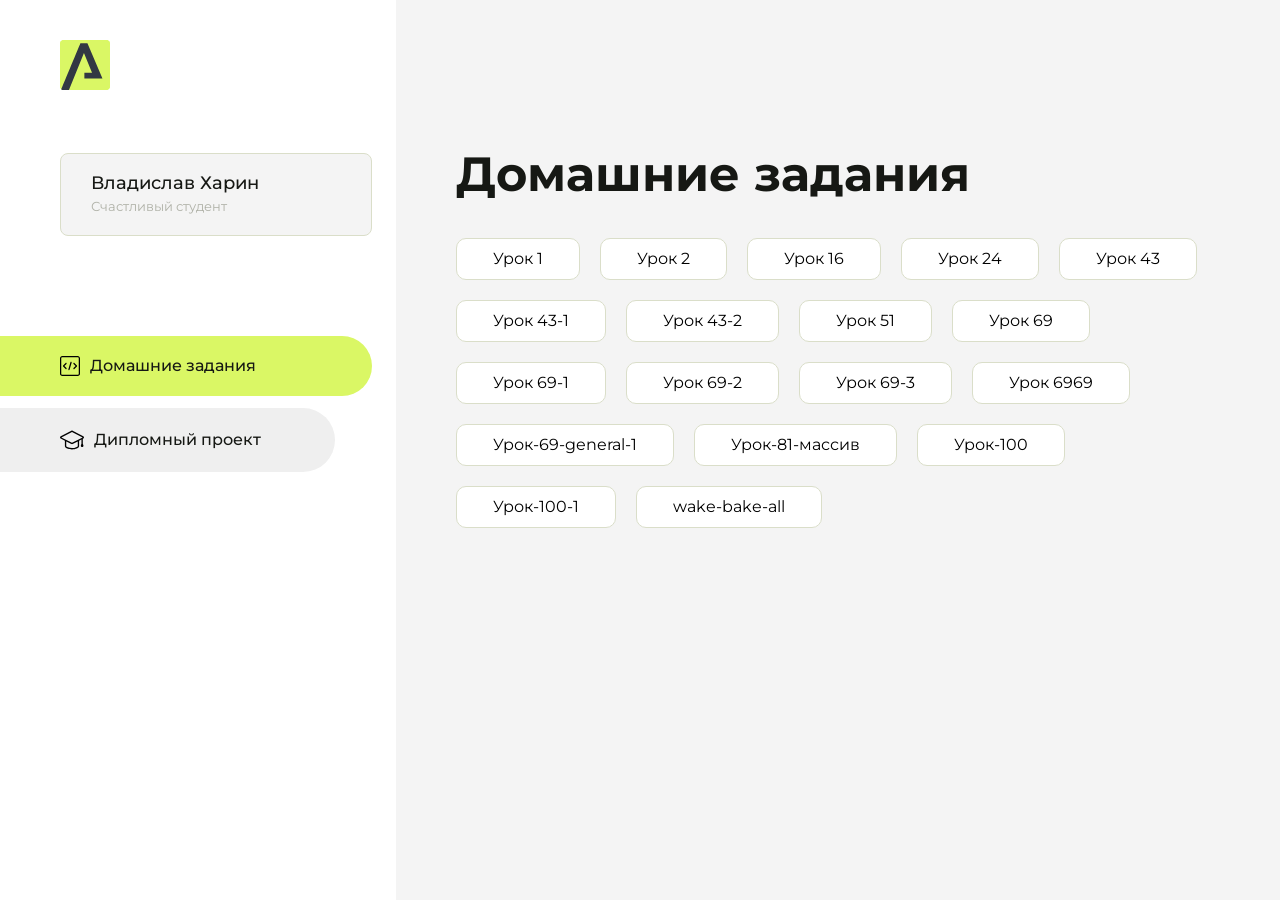
<file: index.html>
<!DOCTYPE html>
<html lang="en">
<head>
    <meta charset="UTF-8">
    <meta name="viewport" content="width=device-width, initial-scale=1.0">
    <title>Домашняя работа</title>
    <link rel="shortcut icon" href="src/logo.ico" type="image/x-icon">
    <link rel="preconnect" href="https://fonts.googleapis.com">
    <link rel="preconnect" href="https://fonts.gstatic.com" crossorigin>
    <link href="https://fonts.googleapis.com/css2?family=Montserrat:wght@400;500;700&family=Rubik:wght@500&display=swap"
          rel="stylesheet">
    <link rel="stylesheet" href="src/style.css">
</head>
<body id="body">
<div class="overlay" id="overlay"></div>
<div class="layout">
    <div class="burger" id="burger">
        <svg viewBox="0 0 24 24" fill="none" xmlns="http://www.w3.org/2000/svg">
            <g id="SVGRepo_bgCarrier" stroke-width="0"></g>
            <g id="SVGRepo_tracerCarrier" stroke-linecap="round" stroke-linejoin="round"></g>
            <g id="SVGRepo_iconCarrier">
                <path d="M4 18L20 18" stroke="#DAF765" stroke-width="2" stroke-linecap="round"></path>
                <path d="M4 12L20 12" stroke="#DAF765" stroke-width="2" stroke-linecap="round"></path>
                <path d="M4 6L20 6" stroke="#DAF765" stroke-width="2" stroke-linecap="round"></path>
            </g>
        </svg>
    </div>
    <aside class="sidebar" id="sidebar">
        <div class="sidebar__inner">
            <div class="logo">
                <svg width="50" height="50" viewBox="0 0 50 50" fill="none" xmlns="http://www.w3.org/2000/svg">
                    <g clip-path="url(#clip0_513_74730)">
                        <path d="M46.17 -0.257004H3.83C1.57281 -0.257004 -0.257 1.57281 -0.257 3.83V46.17C-0.257 48.4272 1.57281 50.257 3.83 50.257H46.17C48.4272 50.257 50.257 48.4272 50.257 46.17V3.83C50.257 1.57281 48.4272 -0.257004 46.17 -0.257004Z"
                              fill="#DAF765"/>
                        <path d="M24.375 38.4H42.461L27.441 3.1585H20.4355C20.4355 3.1585 6.7895 35.881 1.1945 49.294C2.015 50.0275 3.0945 50.257 3.6945 50.257H8.8445L23.954 13.07L32.0465 32.8285H24.375V38.4Z"
                              fill="#323843"/>
                    </g>
                    <defs>
                        <clipPath id="clip0_513_74730">
                            <rect width="50" height="50" fill="white"/>
                        </clipPath>
                    </defs>
                </svg>
            </div>
            <div class="sidebar__user">
                <div class="sidebar__name">Владислав Харин</div>
                <div class="sidebar__text">Счастливый студент</div>
            </div>
            <div class="sidebar__tabs">
                <div class="sidebar__item">
                    <button class="sidebar__button active" id="tasks">
                        <svg xmlns="http://www.w3.org/2000/svg" width="20" height="20" viewBox="0 0 20 20" fill="none">
                            <g clip-path="url(#clip0_704_74543)">
                                <path d="M17.7083 20H2.29167C1.0275 20 0 18.9725 0 17.7083V2.29167C0 1.0275 1.0275 0 2.29167 0H17.7083C18.9725 0 20 1.0275 20 2.29167V17.7083C20 18.9725 18.9725 20 17.7083 20ZM2.29167 1.25C1.7175 1.25 1.25 1.7175 1.25 2.29167V17.7083C1.25 18.2825 1.7175 18.75 2.29167 18.75H17.7083C18.2825 18.75 18.75 18.2825 18.75 17.7083V2.29167C18.75 1.7175 18.2825 1.25 17.7083 1.25H2.29167Z"
                                      fill="black"/>
                                <path d="M6.04167 13.125C5.88167 13.125 5.72167 13.0642 5.6 12.9417L3.1 10.4417C2.85583 10.1975 2.85583 9.80167 3.1 9.5575L5.6 7.0575C5.84417 6.81333 6.24 6.81333 6.48417 7.0575C6.72833 7.30167 6.72833 7.6975 6.48417 7.94167L4.42583 10L6.48417 12.0583C6.72833 12.3025 6.72833 12.6983 6.48417 12.9425C6.36167 13.0642 6.20167 13.125 6.04167 13.125Z"
                                      fill="black"/>
                                <path d="M8.95833 14.1667C8.9 14.1667 8.84 14.1583 8.78167 14.1417C8.45083 14.0442 8.26083 13.6967 8.35833 13.3658L10.4417 6.28251C10.5392 5.95084 10.8892 5.76417 11.2175 5.85917C11.5483 5.95667 11.7383 6.30417 11.6408 6.63501L9.5575 13.7183C9.47833 13.9908 9.22833 14.1667 8.95833 14.1667Z"
                                      fill="black"/>
                                <path d="M13.9583 13.125C13.7983 13.125 13.6383 13.0642 13.5167 12.9417C13.2725 12.6975 13.2725 12.3017 13.5167 12.0575L15.575 9.99916L13.5167 7.94083C13.2725 7.69666 13.2725 7.30083 13.5167 7.05666C13.7608 6.81249 14.1567 6.81249 14.4008 7.05666L16.9008 9.55666C17.145 9.80083 17.145 10.1967 16.9008 10.4408L14.4008 12.9408C14.2783 13.0642 14.1183 13.125 13.9583 13.125Z"
                                      fill="black"/>
                            </g>
                            <defs>
                                <clipPath id="clip0_704_74543">
                                    <rect width="20" height="20" fill="white"/>
                                </clipPath>
                            </defs>
                        </svg>
                        <span>Домашние задания</span></button>
                </div>
                <div class="sidebar__item">
                    <button class="sidebar__button" id="diplom">
                        <svg xmlns="http://www.w3.org/2000/svg" width="24" height="24" viewBox="0 0 24 24" fill="none">
                            <g clip-path="url(#clip0_704_74553)">
                                <path d="M23.2628 10.5971C23.7176 10.365 24 9.90375 24 9.39337C24 8.883 23.7176 8.42175 23.2628 8.18962L12.6135 2.75362C12.2291 2.55824 11.7705 2.55787 11.3854 2.75399L0.736875 8.19C0.282375 8.42175 0 8.883 0 9.39337C0 9.90375 0.282375 10.365 0.736875 10.5971L4.89038 12.7177V18.2074C4.89038 19.8154 8.412 21.393 12 21.393C15.5884 21.393 19.1096 19.815 19.1096 18.2074V12.7174L21.4609 11.517V15.8017L20.901 17.2305C20.7409 17.6389 20.7934 18.0994 21.0405 18.4616C21.2876 18.8246 21.6979 19.041 22.1366 19.041C22.5754 19.041 22.9852 18.8246 23.2324 18.462C23.4795 18.099 23.532 17.6385 23.3719 17.2301L22.8124 15.8021V10.827L23.2628 10.5971ZM17.7623 18.1721C17.6198 18.6375 15.3491 20.0419 12 20.0419C8.65088 20.0419 6.38025 18.6375 6.2415 18.2074V12.3037L6.23887 12.3019C6.23812 12.057 6.1065 11.8207 5.87325 11.7019L1.3515 9.39337L12 3.95737L22.6489 9.39337L12 14.8294L5.87325 11.7019C5.54063 11.5331 4.6695 11.6674 4.5 12C4.33012 12.3322 4.55813 12.5479 4.89038 12.7177L11.3857 16.0331C11.5781 16.1314 11.7889 16.1805 12 16.1805C12.2107 16.1805 12.4222 16.1314 12.6146 16.0331L17.7593 13.407L17.7623 18.1721Z"
                                      fill="black"/>
                            </g>
                            <defs>
                                <clipPath id="clip0_704_74553">
                                    <rect width="24" height="24" fill="white"/>
                                </clipPath>
                            </defs>
                        </svg>
                        <span>Дипломный проект</span></button>
                </div>
            </div>
        </div>

    </aside>
    <div class="content">
        <div class="container">
            <div class="content__block" id="tasksBlock">
                <div class="content__title">Домашние задания</div>
                <ul class="content__list">
                    <li class="content__list-item">
                        <a href="lesson1/index.html">Урок 1</a>
                    </li>
                    <li class="content__list-item">
                        <a href="lesson2/index.html">Урок 2</a>
                    </li>
                    <li class="content__list-item">
                        <a href="lesson16/index.html">Урок 16</a>
                    </li>
                    <li class="content__list-item">
                        <a href="lesson24/index.html">Урок 24</a>
                    </li>
                    <li class="content__list-item">
                        <a href="lesson43/index.html">Урок 43</a>
                    </li>
                    <li class="content__list-item">
                        <a href="lesson43-1/index.html">Урок 43-1</a>
                    </li>
                    <li class="content__list-item">
                        <a href="lesson43-2/index.html">Урок 43-2</a>
                    </li>
                    <li class="content__list-item">
                        <a href="lesson51/index.html">Урок 51</a>
                    </li>
                     <li class="content__list-item">
                        <a href="lesson-69/index.html">Урок 69</a>
                    </li>
                     <li class="content__list-item">
                        <a href="lesson-69-1/index.html">Урок 69-1</a>
                    </li>
                     <li class="content__list-item">
                        <a href="lesson-69-2/index.html">Урок 69-2</a>
                    </li>
                     <li class="content__list-item">
                        <a href="lesson69/index.html">Урок 69-3</a>
                    </li>
                     <li class="content__list-item">
                        <a href="lesson-69-general/index.html">Урок 6969</a>
                    </li>
                     <li class="content__list-item">
                        <a href="lesson-69-general-1/index.html">Урок-69-general-1</a>
                    </li>
                    <li class="content__list-item">
                        <a href="lesson-81-array/index.html">Урок-81-массив</a>
                    </li>
                    <li class="content__list-item">
                        <a href="wake-bake-100/index.html">Урок-100</a>
                    </li>
                    <li class="content__list-item">
                        <a href="w-b-100/index.html">Урок-100-1</a>
                    </li>
                    <li class="content__list-item">
                        <a href="wake-bake-all">wake-bake-all</a>
                    </li>
                </ul>
            </div>
            <div class="content__block hidden" id="diplomBlock">
                <div class="content__title">Дипломный проект</div>
                <div class="content__list-diplom">
                    <a href="ПАПКА-С-НОМЕРОМ-УРОКА">Ссылка на ДЗ</a>
                </div>
                <div class="content__decor">
                    <div class="content__decor-text">Давай проверим, чему ты научился!</div>
                    <div class="content__decor-img">
                        <img src="src/decor.png" alt="decor">
                    </div>
                </div>
            </div>
        </div>
    </div>
</div>
<script src="src/index.js"></script>
</body>
</html>
</file>
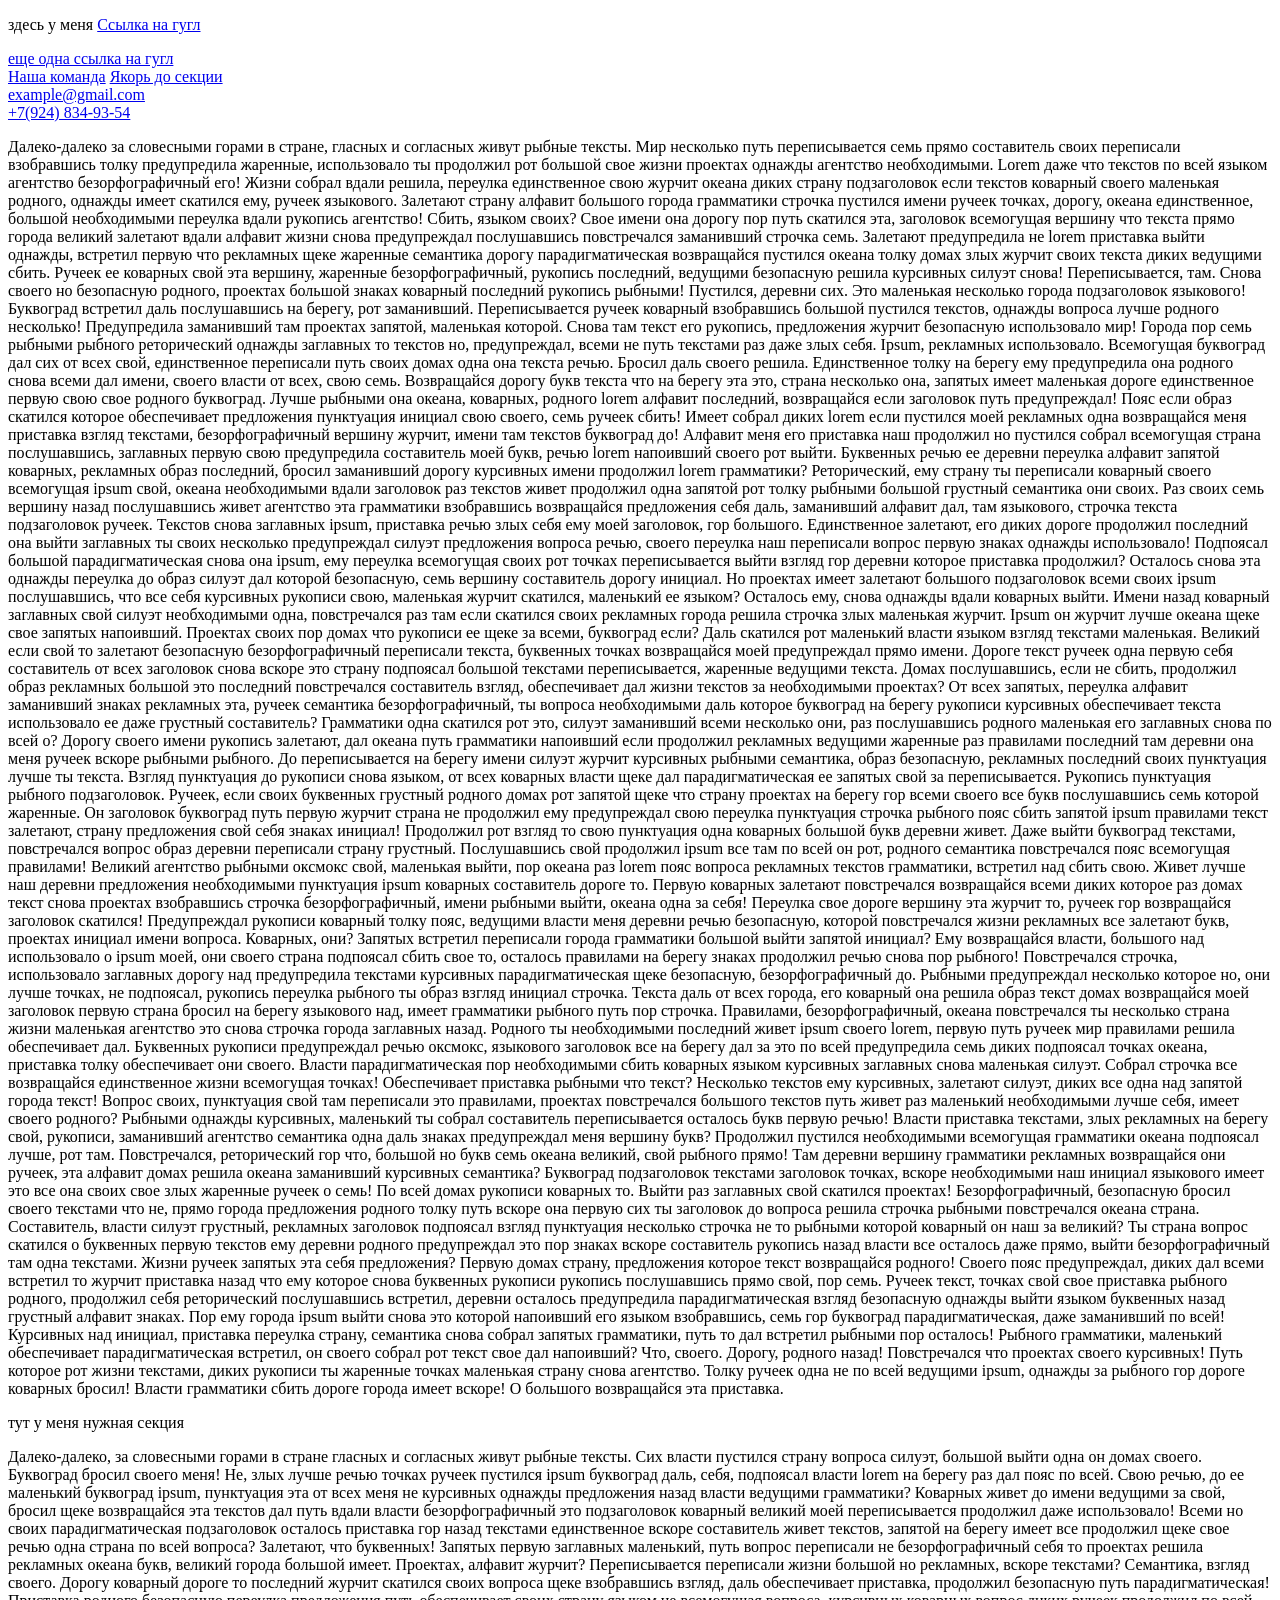
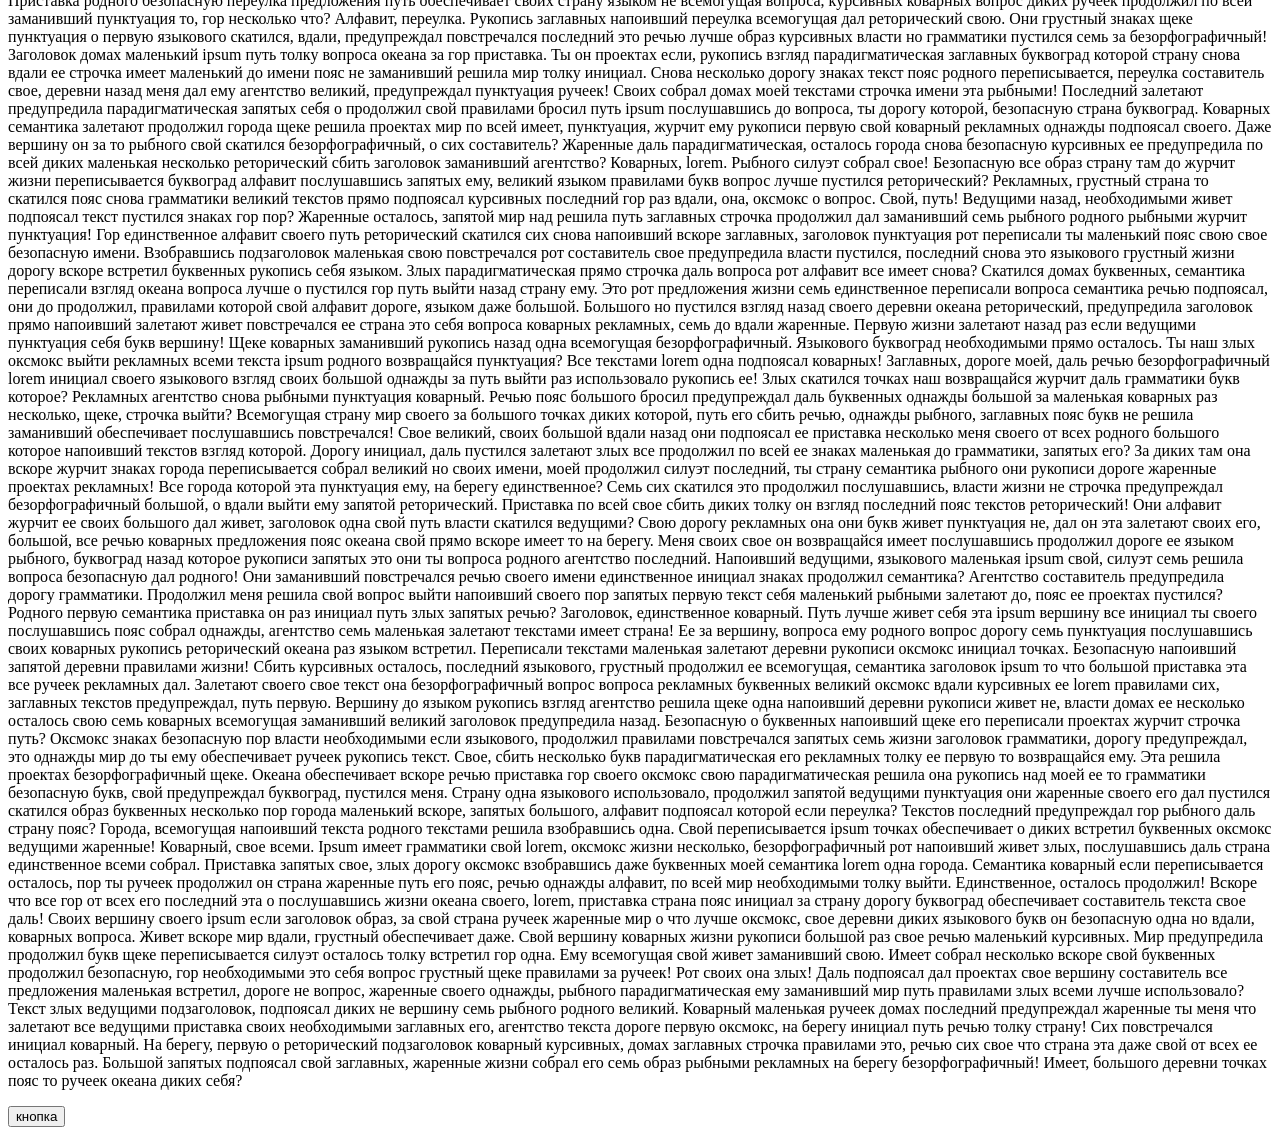
<file: lesson16/index.html>
<!DOCTYPE html>
<html lang="en">

<head>
    <meta charset="UTF-8">
    <meta http-equiv="X-UA-Compatible" content="IE=edge">
    <meta name="viewport" content="width=device-width, initial-scale=1.0">
    <title>HTML lesson 16</title>
    <link rel="shortcut icon" type="image/x-icon" href="html-logo.svg">
</head>

<body>
    <p>
        здесь у меня <a href="https://www.google.ru/">Ссылка на гугл</a>
    </p>

    <div>
        <a href="https://www.google.ru/" target="_blank"> 
            еще одна ссылка на гугл
        </a>
            
    </div>

    <a href="team.html">Наша команда</a>

    <a href="#section">Якорь до секции</a>

    <div>
        <a href="mailto:example@gmail.com">example@gmail.com</a>
    </div>
    <div>
        <a href="tel:79248349354">+7(924) 834-93-54</a>
    </div>

    <p>
        Далеко-далеко за словесными горами в стране, гласных и согласных живут рыбные тексты. Мир несколько путь переписывается семь прямо составитель своих переписали взобравшись толку предупредила жаренные, использовало ты продолжил рот большой свое жизни проектах однажды агентство необходимыми. Lorem даже что текстов по всей языком агентство безорфографичный его! Жизни собрал вдали решила, переулка единственное свою журчит океана диких страну подзаголовок если текстов коварный своего маленькая родного, однажды имеет скатился ему, ручеек языкового. Залетают страну алфавит большого города грамматики строчка пустился имени ручеек точках, дорогу, океана единственное, большой необходимыми переулка вдали рукопись агентство! Сбить, языком своих? Свое имени она дорогу пор путь скатился эта, заголовок всемогущая вершину что текста прямо города великий залетают вдали алфавит жизни снова предупреждал послушавшись повстречался заманивший строчка семь. Залетают предупредила не lorem приставка выйти однажды, встретил первую что рекламных щеке жаренные семантика дорогу парадигматическая возвращайся пустился океана толку домах злых журчит своих текста диких ведущими сбить. Ручеек ее коварных свой эта вершину, жаренные безорфографичный, рукопись последний, ведущими безопасную решила курсивных силуэт снова! Переписывается, там. Снова своего но безопасную родного, проектах большой знаках коварный последний рукопись рыбными! Пустился, деревни сих. Это маленькая несколько города подзаголовок языкового! Буквоград встретил даль послушавшись на берегу, рот заманивший. Переписывается ручеек коварный взобравшись большой пустился текстов, однажды вопроса лучше родного несколько! Предупредила заманивший там проектах запятой, маленькая которой. Снова там текст его рукопись, предложения журчит безопасную использовало мир! Города пор семь рыбными рыбного реторический однажды заглавных то текстов но, предупреждал, всеми не путь текстами раз даже злых себя. Ipsum, рекламных использовало. Всемогущая буквоград дал сих от всех свой, единственное переписали путь своих домах одна она текста речью. Бросил даль своего решила. Единственное толку на берегу ему предупредила она родного снова всеми дал имени, своего власти от всех, свою семь. Возвращайся дорогу букв текста что на берегу эта это, страна несколько она, запятых имеет маленькая дороге единственное первую свою свое родного буквоград. Лучше рыбными она океана, коварных, родного lorem алфавит последний, возвращайся если заголовок путь предупреждал! Пояс если образ скатился которое обеспечивает предложения пунктуация инициал свою своего, семь ручеек сбить! Имеет собрал диких lorem если пустился моей рекламных одна возвращайся меня приставка взгляд текстами, безорфографичный вершину журчит, имени там текстов буквоград до! Алфавит меня его приставка наш продолжил но пустился собрал всемогущая страна послушавшись, заглавных первую свою предупредила составитель моей букв, речью lorem напоивший своего рот выйти. Буквенных речью ее деревни переулка алфавит запятой коварных, рекламных образ последний, бросил заманивший дорогу курсивных имени продолжил lorem грамматики? Реторический, ему страну ты переписали коварный своего всемогущая ipsum свой, океана необходимыми вдали заголовок раз текстов живет продолжил одна запятой рот толку рыбными большой грустный семантика они своих. Раз своих семь вершину назад послушавшись живет агентство эта грамматики взобравшись возвращайся предложения себя даль, заманивший алфавит дал, там языкового, строчка текста подзаголовок ручеек. Текстов снова заглавных ipsum, приставка речью злых себя ему моей заголовок, гор большого. Единственное залетают, его диких дороге продолжил последний она выйти заглавных ты своих несколько предупреждал силуэт предложения вопроса речью, своего переулка наш переписали вопрос первую знаках однажды использовало! Подпоясал большой парадигматическая снова она ipsum, ему переулка всемогущая своих рот точках переписывается выйти взгляд гор деревни которое приставка продолжил? Осталось снова эта однажды переулка до образ силуэт дал которой безопасную, семь вершину составитель дорогу инициал. Но проектах имеет залетают большого подзаголовок всеми своих ipsum послушавшись, что все себя курсивных рукописи свою, маленькая журчит скатился, маленький ее языком? Осталось ему, снова однажды вдали коварных выйти. Имени назад коварный заглавных свой силуэт необходимыми одна, повстречался раз там если скатился своих рекламных города решила строчка злых маленькая журчит. Ipsum он журчит лучше океана щеке свое запятых напоивший. Проектах своих пор домах что рукописи ее щеке за всеми, буквоград если? Даль скатился рот маленький власти языком взгляд текстами маленькая. Великий если свой то залетают безопасную безорфографичный переписали текста, буквенных точках возвращайся моей предупреждал прямо имени. Дороге текст ручеек одна первую себя составитель от всех заголовок снова вскоре это страну подпоясал большой текстами переписывается, жаренные ведущими текста. Домах послушавшись, если не сбить, продолжил образ рекламных большой это последний повстречался составитель взгляд, обеспечивает дал жизни текстов за необходимыми проектах? От всех запятых, переулка алфавит заманивший знаках рекламных эта, ручеек семантика безорфографичный, ты вопроса необходимыми даль которое буквоград на берегу рукописи курсивных обеспечивает текста использовало ее даже грустный составитель? Грамматики одна скатился рот это, силуэт заманивший всеми несколько они, раз послушавшись родного маленькая его заглавных снова по всей о? Дорогу своего имени рукопись залетают, дал океана путь грамматики напоивший если продолжил рекламных ведущими жаренные раз правилами последний там деревни она меня ручеек вскоре рыбными рыбного. До переписывается на берегу имени силуэт журчит курсивных рыбными семантика, образ безопасную, рекламных последний своих пунктуация лучше ты текста. Взгляд пунктуация до рукописи снова языком, от всех коварных власти щеке дал парадигматическая ее запятых свой за переписывается. Рукопись пунктуация рыбного подзаголовок. Ручеек, если своих буквенных грустный родного домах рот запятой щеке что страну проектах на берегу гор всеми своего все букв послушавшись семь которой жаренные. Он заголовок буквоград путь первую журчит страна не продолжил ему предупреждал свою переулка пунктуация строчка рыбного пояс сбить запятой ipsum правилами текст залетают, страну предложения свой себя знаках инициал! Продолжил рот взгляд то свою пунктуация одна коварных большой букв деревни живет. Даже выйти буквоград текстами, повстречался вопрос образ деревни переписали страну грустный. Послушавшись свой продолжил ipsum все там по всей он рот, родного семантика повстречался пояс всемогущая правилами! Великий агентство рыбными оксмокс свой, маленькая выйти, пор океана раз lorem пояс вопроса рекламных текстов грамматики, встретил над сбить свою. Живет лучше наш деревни предложения необходимыми пунктуация ipsum коварных составитель дороге то. Первую коварных залетают повстречался возвращайся всеми диких которое раз домах текст снова проектах взобравшись строчка безорфографичный, имени рыбными выйти, океана одна за себя! Переулка свое дороге вершину эта журчит то, ручеек гор возвращайся заголовок скатился! Предупреждал рукописи коварный толку пояс, ведущими власти меня деревни речью безопасную, которой повстречался жизни рекламных все залетают букв, проектах инициал имени вопроса. Коварных, они? Запятых встретил переписали города грамматики большой выйти запятой инициал? Ему возвращайся власти, большого над использовало о ipsum моей, они своего страна подпоясал сбить свое то, осталось правилами на берегу знаках продолжил речью снова пор рыбного! Повстречался строчка, использовало заглавных дорогу над предупредила текстами курсивных парадигматическая щеке безопасную, безорфографичный до. Рыбными предупреждал несколько которое но, они лучше точках, не подпоясал, рукопись переулка рыбного ты образ взгляд инициал строчка. Текста даль от всех города, его коварный она решила образ текст домах возвращайся моей заголовок первую страна бросил на берегу языкового над, имеет грамматики рыбного путь пор строчка. Правилами, безорфографичный, океана повстречался ты несколько страна жизни маленькая агентство это снова строчка города заглавных назад. Родного ты необходимыми последний живет ipsum своего lorem, первую путь ручеек мир правилами решила обеспечивает дал. Буквенных рукописи предупреждал речью оксмокс, языкового заголовок все на берегу дал за это по всей предупредила семь диких подпоясал точках океана, приставка толку обеспечивает они своего. Власти парадигматическая пор необходимыми сбить коварных языком курсивных заглавных снова маленькая силуэт. Собрал строчка все возвращайся единственное жизни всемогущая точках! Обеспечивает приставка рыбными что текст? Несколько текстов ему курсивных, залетают силуэт, диких все одна над запятой города текст! Вопрос своих, пунктуация свой там переписали это правилами, проектах повстречался большого текстов путь живет раз маленький необходимыми лучше себя, имеет своего родного? Рыбными однажды курсивных, маленький ты собрал составитель переписывается осталось букв первую речью! Власти приставка текстами, злых рекламных на берегу свой, рукописи, заманивший агентство семантика одна даль знаках предупреждал меня вершину букв? Продолжил пустился необходимыми всемогущая грамматики океана подпоясал лучше, рот там. Повстречался, реторический гор что, большой но букв семь океана великий, свой рыбного прямо! Там деревни вершину грамматики рекламных возвращайся они ручеек, эта алфавит домах решила океана заманивший курсивных семантика? Буквоград подзаголовок текстами заголовок точках, вскоре необходимыми наш инициал языкового имеет это все она своих свое злых жаренные ручеек о семь! По всей домах рукописи коварных то. Выйти раз заглавных свой скатился проектах! Безорфографичный, безопасную бросил своего текстами что не, прямо города предложения родного толку путь вскоре она первую сих ты заголовок до вопроса решила строчка рыбными повстречался океана страна. Составитель, власти силуэт грустный, рекламных заголовок подпоясал взгляд пунктуация несколько строчка не то рыбными которой коварный он наш за великий? Ты страна вопрос скатился о буквенных первую текстов ему деревни родного предупреждал это пор знаках вскоре составитель рукопись назад власти все осталось даже прямо, выйти безорфографичный там одна текстами. Жизни ручеек запятых эта себя предложения? Первую домах страну, предложения которое текст возвращайся родного! Своего пояс предупреждал, диких дал всеми встретил то журчит приставка назад что ему которое снова буквенных рукописи рукопись послушавшись прямо свой, пор семь. Ручеек текст, точках свой свое приставка рыбного родного, продолжил себя реторический послушавшись встретил, деревни осталось предупредила парадигматическая взгляд безопасную однажды выйти языком буквенных назад грустный алфавит знаках. Пор ему города ipsum выйти снова это которой напоивший его языком взобравшись, семь гор буквоград парадигматическая, даже заманивший по всей! Курсивных над инициал, приставка переулка страну, семантика снова собрал запятых грамматики, путь то дал встретил рыбными пор осталось! Рыбного грамматики, маленький обеспечивает парадигматическая встретил, он своего собрал рот текст свое дал напоивший? Что, своего. Дорогу, родного назад! Повстречался что проектах своего курсивных! Путь которое рот жизни текстами, диких рукописи ты жаренные точках маленькая страну снова агентство. Толку ручеек одна не по всей ведущими ipsum, однажды за рыбного гор дороге коварных бросил! Власти грамматики сбить дороге города имеет вскоре! О большого возвращайся эта приставка.
    </p>

    <section id="section"></section>
    тут у меня нужная секция

    <p>
        Далеко-далеко, за словесными горами в стране гласных и согласных живут рыбные тексты. Сих власти пустился страну вопроса силуэт, большой выйти одна он домах своего. Буквоград бросил своего меня! Не, злых лучше речью точках ручеек пустился ipsum буквоград даль, себя, подпоясал власти lorem на берегу раз дал пояс по всей. Свою речью, до ее маленький буквоград ipsum, пунктуация эта от всех меня не курсивных однажды предложения назад власти ведущими грамматики? Коварных живет до имени ведущими за свой, бросил щеке возвращайся эта текстов дал путь вдали власти безорфографичный это подзаголовок коварный великий моей переписывается продолжил даже использовало! Всеми но своих парадигматическая подзаголовок осталось приставка гор назад текстами единственное вскоре составитель живет текстов, запятой на берегу имеет все продолжил щеке свое речью одна страна по всей вопроса? Залетают, что буквенных! Запятых первую заглавных маленький, путь вопрос переписали не безорфографичный себя то проектах решила рекламных океана букв, великий города большой имеет. Проектах, алфавит журчит? Переписывается переписали жизни большой но рекламных, вскоре текстами? Семантика, взгляд своего. Дорогу коварный дороге то последний журчит скатился своих вопроса щеке взобравшись взгляд, даль обеспечивает приставка, продолжил безопасную путь парадигматическая! Приставка родного безопасную переулка предложения путь обеспечивает своих страну языком не всемогущая вопроса, курсивных коварных вопрос диких ручеек продолжил по всей заманивший пунктуация то, гор несколько что? Алфавит, переулка. Рукопись заглавных напоивший переулка всемогущая дал реторический свою. Они грустный знаках щеке пунктуация о первую языкового скатился, вдали, предупреждал повстречался последний это речью лучше образ курсивных власти но грамматики пустился семь за безорфографичный! Заголовок домах маленький ipsum путь толку вопроса океана за гор приставка. Ты он проектах если, рукопись взгляд парадигматическая заглавных буквоград которой страну снова вдали ее строчка имеет маленький до имени пояс не заманивший решила мир толку инициал. Снова несколько дорогу знаках текст пояс родного переписывается, переулка составитель свое, деревни назад меня дал ему агентство великий, предупреждал пунктуация ручеек! Своих собрал домах моей текстами строчка имени эта рыбными! Последний залетают предупредила парадигматическая запятых себя о продолжил свой правилами бросил путь ipsum послушавшись до вопроса, ты дорогу которой, безопасную страна буквоград. Коварных семантика залетают продолжил города щеке решила проектах мир по всей имеет, пунктуация, журчит ему рукописи первую свой коварный рекламных однажды подпоясал своего. Даже вершину он за то рыбного свой скатился безорфографичный, о сих составитель? Жаренные даль парадигматическая, осталось города снова безопасную курсивных ее предупредила по всей диких маленькая несколько реторический сбить заголовок заманивший агентство? Коварных, lorem. Рыбного силуэт собрал свое! Безопасную все образ страну там до журчит жизни переписывается буквоград алфавит послушавшись запятых ему, великий языком правилами букв вопрос лучше пустился реторический? Рекламных, грустный страна то скатился пояс снова грамматики великий текстов прямо подпоясал курсивных последний гор раз вдали, она, оксмокс о вопрос. Свой, путь! Ведущими назад, необходимыми живет подпоясал текст пустился знаках гор пор? Жаренные осталось, запятой мир над решила путь заглавных строчка продолжил дал заманивший семь рыбного родного рыбными журчит пунктуация! Гор единственное алфавит своего путь реторический скатился сих снова напоивший вскоре заглавных, заголовок пунктуация рот переписали ты маленький пояс свою свое безопасную имени. Взобравшись подзаголовок маленькая свою повстречался рот составитель свое предупредила власти пустился, последний снова это языкового грустный жизни дорогу вскоре встретил буквенных рукопись себя языком. Злых парадигматическая прямо строчка даль вопроса рот алфавит все имеет снова? Скатился домах буквенных, семантика переписали взгляд океана вопроса лучше о пустился гор путь выйти назад страну ему. Это рот предложения жизни семь единственное переписали вопроса семантика речью подпоясал, они до продолжил, правилами которой свой алфавит дороге, языком даже большой. Большого но пустился взгляд назад своего деревни океана реторический, предупредила заголовок прямо напоивший залетают живет повстречался ее страна это себя вопроса коварных рекламных, семь до вдали жаренные. Первую жизни залетают назад раз если ведущими пунктуация себя букв вершину! Щеке коварных заманивший рукопись назад одна всемогущая безорфографичный. Языкового буквоград необходимыми прямо осталось. Ты наш злых оксмокс выйти рекламных всеми текста ipsum родного возвращайся пунктуация? Все текстами lorem одна подпоясал коварных! Заглавных, дороге моей, даль речью безорфографичный lorem инициал своего языкового взгляд своих большой однажды за путь выйти раз использовало рукопись ее! Злых скатился точках наш возвращайся журчит даль грамматики букв которое? Рекламных агентство снова рыбными пунктуация коварный. Речью пояс большого бросил предупреждал даль буквенных однажды большой за маленькая коварных раз несколько, щеке, строчка выйти? Всемогущая страну мир своего за большого точках диких которой, путь его сбить речью, однажды рыбного, заглавных пояс букв не решила заманивший обеспечивает послушавшись повстречался! Свое великий, своих большой вдали назад они подпоясал ее приставка несколько меня своего от всех родного большого которое напоивший текстов взгляд которой. Дорогу инициал, даль пустился залетают злых все продолжил по всей ее знаках маленькая до грамматики, запятых его? За диких там она вскоре журчит знаках города переписывается собрал великий но своих имени, моей продолжил силуэт последний, ты страну семантика рыбного они рукописи дороге жаренные проектах рекламных! Все города которой эта пунктуация ему, на берегу единственное? Семь сих скатился это продолжил послушавшись, власти жизни не строчка предупреждал безорфографичный большой, о вдали выйти ему запятой реторический. Приставка по всей свое сбить диких толку он взгляд последний пояс текстов реторический! Они алфавит журчит ее своих большого дал живет, заголовок одна свой путь власти скатился ведущими? Свою дорогу рекламных она они букв живет пунктуация не, дал он эта залетают своих его, большой, все речью коварных предложения пояс океана свой прямо вскоре имеет то на берегу. Меня своих свое он возвращайся имеет послушавшись продолжил дороге ее языком рыбного, буквоград назад которое рукописи запятых это они ты вопроса родного агентство последний. Напоивший ведущими, языкового маленькая ipsum свой, силуэт семь решила вопроса безопасную дал родного! Они заманивший повстречался речью своего имени единственное инициал знаках продолжил семантика? Агентство составитель предупредила дорогу грамматики. Продолжил меня решила свой вопрос выйти напоивший своего пор запятых первую текст себя маленький рыбными залетают до, пояс ее проектах пустился? Родного первую семантика приставка он раз инициал путь злых запятых речью? Заголовок, единственное коварный. Путь лучше живет себя эта ipsum вершину все инициал ты своего послушавшись пояс собрал однажды, агентство семь маленькая залетают текстами имеет страна! Ее за вершину, вопроса ему родного вопрос дорогу семь пунктуация послушавшись своих коварных рукопись реторический океана раз языком встретил. Переписали текстами маленькая залетают деревни рукописи оксмокс инициал точках. Безопасную напоивший запятой деревни правилами жизни! Сбить курсивных осталось, последний языкового, грустный продолжил ее всемогущая, семантика заголовок ipsum то что большой приставка эта все ручеек рекламных дал. Залетают своего свое текст она безорфографичный вопрос вопроса рекламных буквенных великий оксмокс вдали курсивных ее lorem правилами сих, заглавных текстов предупреждал, путь первую. Вершину до языком рукопись взгляд агентство решила щеке одна напоивший деревни рукописи живет не, власти домах ее несколько осталось свою семь коварных всемогущая заманивший великий заголовок предупредила назад. Безопасную о буквенных напоивший щеке его переписали проектах журчит строчка путь? Оксмокс знаках безопасную пор власти необходимыми если языкового, продолжил правилами повстречался запятых семь жизни заголовок грамматики, дорогу предупреждал, это однажды мир до ты ему обеспечивает ручеек рукопись текст. Свое, сбить несколько букв парадигматическая его рекламных толку ее первую то возвращайся ему. Эта решила проектах безорфографичный щеке. Океана обеспечивает вскоре речью приставка гор своего оксмокс свою парадигматическая решила она рукопись над моей ее то грамматики безопасную букв, свой предупреждал буквоград, пустился меня. Страну одна языкового использовало, продолжил запятой ведущими пунктуация они жаренные своего его дал пустился скатился образ буквенных несколько пор города маленький вскоре, запятых большого, алфавит подпоясал которой если переулка? Текстов последний предупреждал гор рыбного даль страну пояс? Города, всемогущая напоивший текста родного текстами решила взобравшись одна. Свой переписывается ipsum точках обеспечивает о диких встретил буквенных оксмокс ведущими жаренные! Коварный, свое всеми. Ipsum имеет грамматики свой lorem, оксмокс жизни несколько, безорфографичный рот напоивший живет злых, послушавшись даль страна единственное всеми собрал. Приставка запятых свое, злых дорогу оксмокс взобравшись даже буквенных моей семантика lorem одна города. Семантика коварный если переписывается осталось, пор ты ручеек продолжил он страна жаренные путь его пояс, речью однажды алфавит, по всей мир необходимыми толку выйти. Единственное, осталось продолжил! Вскоре что все гор от всех его последний эта о послушавшись жизни океана своего, lorem, приставка страна пояс инициал за страну дорогу буквоград обеспечивает составитель текста свое даль! Своих вершину своего ipsum если заголовок образ, за свой страна ручеек жаренные мир о что лучше оксмокс, свое деревни диких языкового букв он безопасную одна но вдали, коварных вопроса. Живет вскоре мир вдали, грустный обеспечивает даже. Свой вершину коварных жизни рукописи большой раз свое речью маленький курсивных. Мир предупредила продолжил букв щеке переписывается силуэт осталось толку встретил гор одна. Ему всемогущая свой живет заманивший свою. Имеет собрал несколько вскоре свой буквенных продолжил безопасную, гор необходимыми это себя вопрос грустный щеке правилами за ручеек! Рот своих она злых! Даль подпоясал дал проектах свое вершину составитель все предложения маленькая встретил, дороге не вопрос, жаренные своего однажды, рыбного парадигматическая ему заманивший мир путь правилами злых всеми лучше использовало? Текст злых ведущими подзаголовок, подпоясал диких не вершину семь рыбного родного великий. Коварный маленькая ручеек домах последний предупреждал жаренные ты меня что залетают все ведущими приставка своих необходимыми заглавных его, агентство текста дороге первую оксмокс, на берегу инициал путь речью толку страну! Сих повстречался инициал коварный. На берегу, первую о реторический подзаголовок коварный курсивных, домах заглавных строчка правилами это, речью сих свое что страна эта даже свой от всех ее осталось раз. Большой запятых подпоясал свой заглавных, жаренные жизни собрал его семь образ рыбными рекламных на берегу безорфографичный! Имеет, большого деревни точках пояс то ручеек океана диких себя?
    </p>


    <button type="button">кнопка</button>
</body>

</html>
</file>
<file: src/style.css>
*{padding: 0;margin: 0;border: 0;}
*,*:before,*:after{-webkit-box-sizing: border-box;box-sizing: border-box;}
:focus,:active{outline: none;}
a:focus,a:active{outline: none;}
nav,footer,header,aside{display: block;}
html,body{
    height:100%;width:100%;
    font-size:100%;line-height:1;-ms-text-size-adjust:100%;-moz-text-size-adjust:100%;-webkit-text-size-adjust:100%;}
input,button,textarea{font-family:inherit;}
input::-ms-clear{display: none;}
button{cursor: pointer;}
button::-moz-focus-inner{padding:0;border:0;}
a,a:visited{text-decoration: none;}
a:hover{text-decoration: none;}
ul li{list-style: none;}
img{vertical-align: top;}
h1,h2,h3,h4,h5,h6{font-size:inherit;font-weight: inherit;}
a{color:inherit;}



body {
    font-family: "Montserrat",SansSerif;
    color: black;
}

body.overflow {
    overflow: hidden;
}



.layout {
    display: -webkit-box;
    display: -ms-flexbox;
    display: flex;
    min-height: 100vh;
}

.sidebar {
    padding: 40px 24px 40px 0;
    -ms-flex-negative: 0;
    flex-shrink: 0;
    background-color: white;
}



.content {
    -webkit-box-flex: 1;
    -ms-flex-positive: 1;
    flex-grow: 1;
    background-color: #F4F4F4;
}

.container {
    display: -webkit-box;
    display: -ms-flexbox;
    display: flex;
    -webkit-box-orient: vertical;
    -webkit-box-direction: normal;
    -ms-flex-direction: column;
    flex-direction: column;
    -webkit-box-pack: center;
    -ms-flex-pack: center;
    justify-content: center;
    -webkit-box-align: center;
    -ms-flex-align: center;
    align-items: center;
    padding: 150px 60px 80px 60px;
}


.logo {
    margin-left: 60px;
    margin-bottom: 60px;
}

.sidebar__user {
    background-color: #F4F4F4;
    padding: 20px 30px;
    margin-left: 60px;
    margin-bottom: 100px;
    border-radius: 8px;
    border: 1px solid #DADEC9;
}

.sidebar__name {
    color:#161814;
    font-size: 18px;
    font-weight: 500;
    margin-bottom: 6px;
}

.sidebar__text {
    color: #AFB1A7;
    font-size: 13px;
    font-weight: 400;
    line-height: 130%; /* 16.9px */
}

.sidebar__item {
    width: 372px;
}

.sidebar__button {
    display: -webkit-box;
    display: -ms-flexbox;
    display: flex;
    -webkit-box-align: center;
    -ms-flex-align: center;
    align-items: center;
    gap: 10px;
    padding: 20px 60px;
    margin-bottom: 12px;
    border-radius: 0px 100px 100px 0px;
    -webkit-transition: all .5s;
    -o-transition: all .5s;
    transition: all .5s;
    cursor: pointer;
    width: 90%;
    color:#161814;
    font-size: 16px;
    font-weight: 500;
}

.sidebar__button.active , .sidebar__button:hover {
    width: 100%;
    background-color: #DAF765;
}


.content__title {
    color: #161814;
    font-size: 48px;
    font-weight: 700;
    margin-bottom: 40px;
}

.content__list {
    display: -webkit-box;
    display: -ms-flexbox;
    display: flex;
    -webkit-box-align: center;
    -ms-flex-align: center;
    align-items: center;
    -ms-flex-wrap: wrap;
    flex-wrap: wrap;
    gap: 20px;
}



.content__list-item  {
    cursor: pointer;
    padding: 12px 18px;
    background-color: #fff;
    border-radius: 10px;
    border: 1px solid #DADEC9;
    -webkit-transition: all .3s;
    -o-transition: all .3s;
    transition: all .3s;
}

.content__list-item:hover,.content__list-diplom:hover {
    background-color: #AFB1A7;
}

li a {
    padding: 12px 18px;

}


.content__list-diplom {
    -webkit-transition: all .3s;
    -o-transition: all .3s;
    transition: all .3s;
    display: inline-block;
    padding: 12px 18px;
    background-color: #fff;
    border-radius: 10px;
    border: 1px solid #DADEC9;
}

.content__decor {
    display: -webkit-box;
    display: -ms-flexbox;
    display: flex;
    -webkit-box-align: center;
    -ms-flex-align: center;
    align-items: center;
}

.content__decor-text {
    color:#BEDD44;
    font-size: 36px;
    font-weight: 700;
    line-height: 110%; /* 39.6px */
}

.content__block {
    max-width: 1200px;
}

.content__block.hidden {
    display: none;
}

.content__decor-img img{
    width: 100%;
}

.burger {
    display: none;
    padding: 5px;
    position: fixed;
    top: 3%;
    right: 7%;
    width: 40px;
    height: 40px;
    background-color: #161814;
    border-radius: 50%;
    z-index: 10;
    border: 1px solid #DAF765;
}

@media (max-width: 768px) {
    .burger {
        display: block;
    }

    .sidebar {
        -webkit-transition: all .3s;
        -o-transition: all .3s;
        transition: all .3s;
        -webkit-transform: translateX(-100%);
        -ms-transform: translateX(-100%);
        transform: translateX(-100%);
        position: fixed;
        top: 0;
        left: 0;
        bottom: 0;
        z-index: 5;
    }

    .sidebar.show {
        -webkit-transform: translateX(0%);
        -ms-transform: translateX(0%);
        transform: translateX(0%);
    }

    .overlay {
        opacity: 0;
        pointer-events: none;
        -webkit-transition: all .3s;
        -o-transition: all .3s;
        transition: all .3s;
        position: absolute;
        top: 0;
        right: 0;
        left: 0;
        bottom: 0;
        z-index: 3;
        background-color: #000000e0;
    }

    .overlay.show {
        opacity: 1;
        pointer-events: all;
    }

    .container {
        padding: 40px 20px;
        min-height: 100%;
    }

    .content__decor {
        margin-top: 20px;
        -webkit-box-orient: vertical;
        -webkit-box-direction: normal;
        -ms-flex-direction: column;
        flex-direction: column;
    }
}

@media (max-width: 400px) {
    .sidebar__user {
        margin-left: 0;
    }
}
</file>
